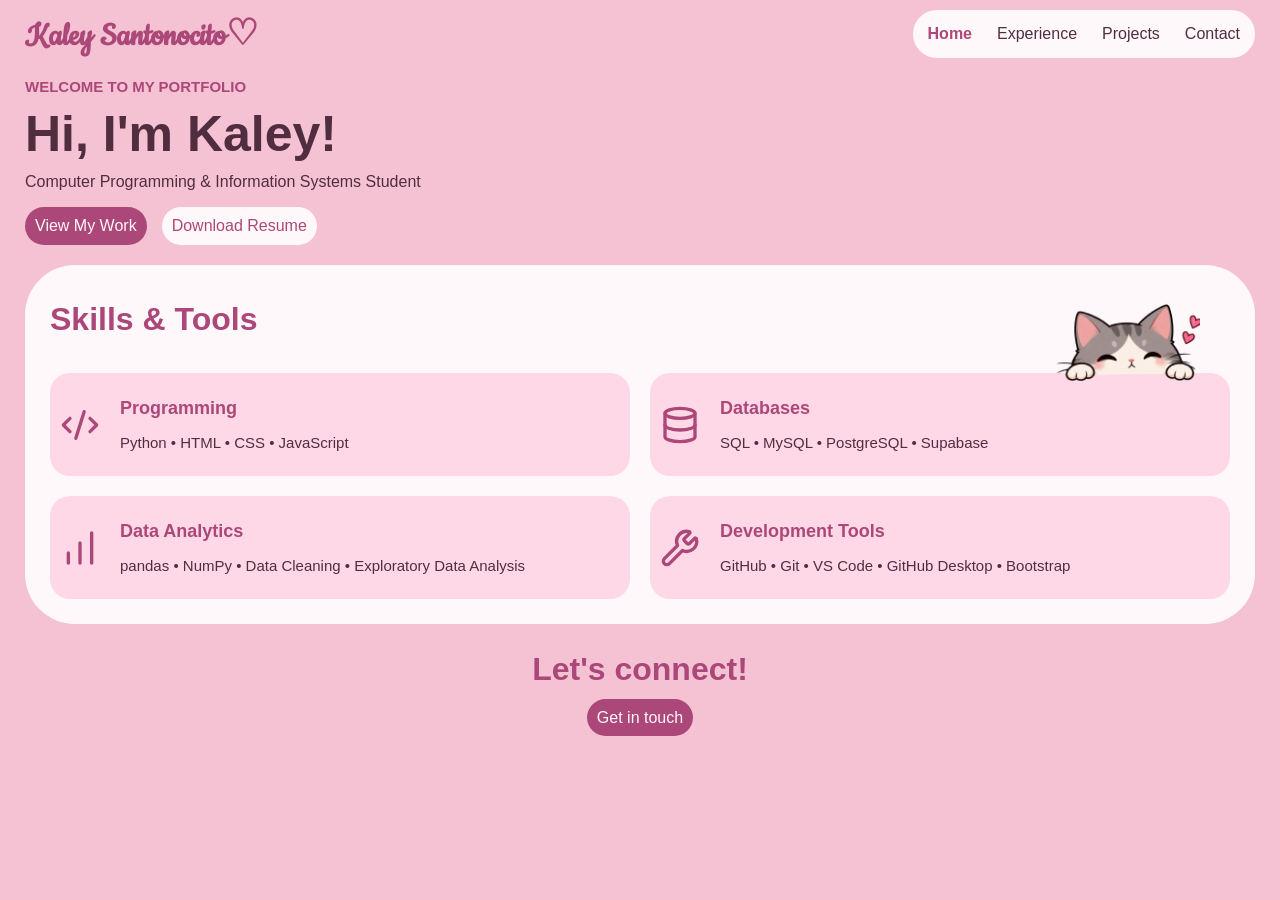
<file: index.html>
<!DOCTYPE html>
<html lang="en">
<head>
    <meta charset="UTF-8">
    <meta name="viewport" content="width=device-width, initial-scale=1.0">
    <title>Homepage</title>
    <link rel="stylesheet" href="css/style.css">
    <link href="https://fonts.googleapis.com/css2?family=Cookie&display=swap" rel="stylesheet">
</head>

<body>
    
<header>

    <h1>Kaley Santonocito♡</h1>

    <nav>
        <li><a href="index.html" class ="active">Home</a></li>
        <li><a href="experience.html">Experience</a></li>
        <li><a href="projects.html">Projects</a></li>
        <li><a href="contact.html">Contact</a></li>
    </nav>

</header>


<main>

    <div class = "intro">
        <h4>WELCOME TO MY PORTFOLIO</h4>
        <h1>Hi, I'm Kaley!</h1>

        <p>Computer Programming & Information Systems Student</p>

        <div class = "intro-buttons">
            <a href="projects.html" class="project-button">View My Work</a>
            <a href="files/Kaley_Santonocito_Resume.pdf" download class="download_resume_button" target="blank">Download Resume</a>
        </div>
    </div>

    <div class="skills-tools">

        <h1>Skills & Tools</h1>

        <div class="skills-container">

            <img src="images/gray_cat.png" class="skills-cat" alt="Peeking cat">

            <div class="skill-cards">
                <img src="images/code-xml.svg" alt="code icon">
                <div class="skill-text">
                    <h2>Programming</h2>
                    <p>Python • HTML • CSS • JavaScript</p>
                </div>
            </div>

            <div class="skill-cards">
                <img src="images/database.svg" alt="database icon">
                <div class="skill-text">
                    <h2>Databases</h2>
                    <p>SQL • MySQL • PostgreSQL • Supabase</p>
                </div>
            </div>

            <div class="skill-cards">
                <img src="images/anayltics.svg" alt="analytic icon">
                <div class="skill-text">
                    <h2>Data Analytics</h2>
                    <p> pandas • NumPy • Data Cleaning • Exploratory Data Analysis</p>
                </div>
            </div>

            <div class="skill-cards">
                <img src="images/wrench.svg" alt="wrench icon">
                <div class="skill-text">
                    <h2>Development Tools</h2>
                    <p>GitHub • Git • VS Code • GitHub Desktop • Bootstrap</p>
                </div>
            </div>
        </div>

    </div>

</main>

<footer>
    <h1>Let's connect!</h1>
    <a href="contact.html" class="contact-button">Get in touch</a>
</footer>
    
</body>
</html>
</file>
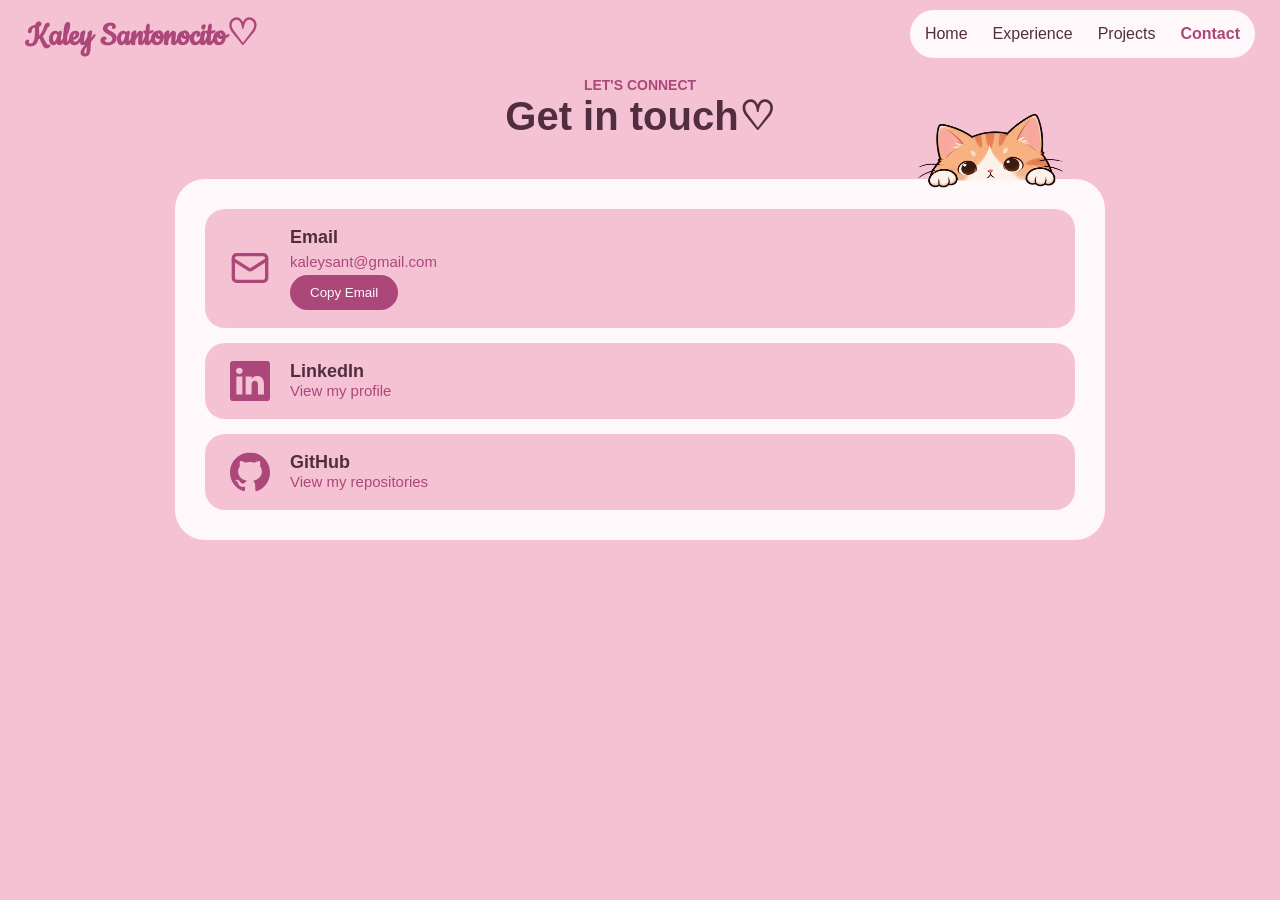
<file: contact.html>
<!DOCTYPE html>
<html lang="en">

<head>
    <meta charset="UTF-8">
    <meta name="viewport" content="width=device-width, initial-scale=1.0">
    <title>Contact</title>
    <link rel="stylesheet" href="css/style.css">
    <link href="https://fonts.googleapis.com/css2?family=Cookie&display=swap" rel="stylesheet">
</head>

<body>

<header>
     <h1>Kaley Santonocito♡</h1>
    <nav>
        <li><a href="index.html">Home</a></li>
        <li><a href="experience.html">Experience</a></li>
        <li><a href="projects.html">Projects</a></li>
        <li><a href="contact.html" class ="active">Contact</a></li>
    </nav>
</header>


<main class="contact-main">

    <div class="contact-intro">
        <h4>LET'S CONNECT</h4>
        <h1>Get in touch♡</h1>
    </div>

    <div class="contact-container">

        <img src="images/orange_cat.png" class="contact-cat" alt="Peeking cat">
        
        <div class="contact-card">
            <img src="images/mail.svg" alt="mail icon">
            <div class="contact-text">
                <h2>Email</h2>
                <h3>kaleysant@gmail.com</h3>
                <button id="copy-email" type="button">Copy Email</button>
            </div>
        </div>

        <div class="contact-card">
            <img src="images/linkedin.svg" alt="LinkedIn icon">
            <div class="contact-text">
                <h2>LinkedIn</h2>
                <a href="https://www.linkedin.com/in/kaley-santonocito-480a701bb/?isSelfProfile=true" target="blank">View my profile</a>
            </div>
        </div>

        <div class="contact-card">
            <img src="images/github.svg" alt="GitHub icon">
            <div class="contact-text">
                <h2>GitHub</h2>
                <a href="https://github.com/kaleysantonocito" target="blank">View my repositories</a>
            </div>
        </div>

    </div>

</main>

<script src="js/script.js"></script>

</body>

</html>
</file>
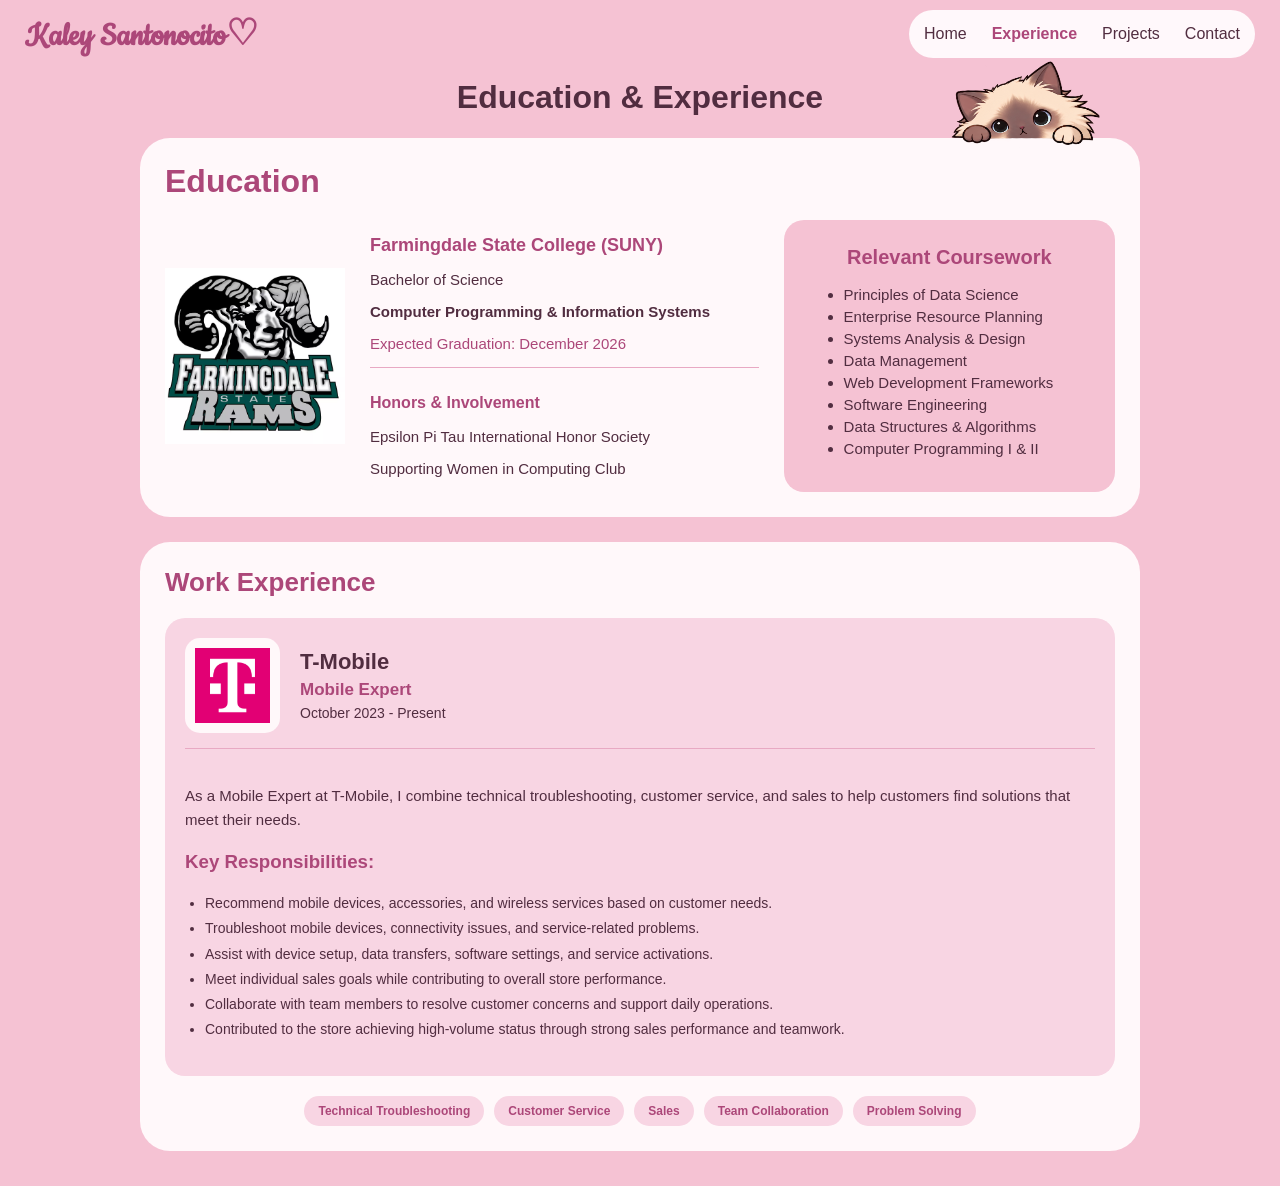
<file: experience.html>
<!DOCTYPE html>
<html lang="en">

<head>
    <meta charset="UTF-8">
    <meta name="viewport" content="width=device-width, initial-scale=1.0">
    <title>Experience</title>
    <link rel="stylesheet" href="css/style.css">
    <link href="https://fonts.googleapis.com/css2?family=Cookie&display=swap" rel="stylesheet">
</head>

<body>

<header>

    <h1>Kaley Santonocito♡</h1>

    <nav>
        <li><a href="index.html">Home</a></li>
        <li><a href="experience.html" class ="active"> Experience</a></li>
        <li><a href="projects.html">Projects</a></li>
        <li><a href="contact.html">Contact</a></li>
    </nav>

</header>

<main>

    <div class="experience-intro">
        <h1>Education & Experience</h1>
    </div>

    <div class="education-container">

        <img src="images/fluffy_cat.png" class="experience-cat" alt="Fluffy cat">

        <h1 class="education-title">Education</h1>

        <div class="education-content">

            <div class="school-logo">
                <img src="images/farmingdale-logo.jpeg" alt="Farmingdale State College Logo">
            </div>

            <div class="farmingdale">
                <h2>Farmingdale State College (SUNY)</h2>

                <p>Bachelor of Science</p>
                <p class="degree-major">Computer Programming & Information Systems</p>
                <p class="graduation-date">Expected Graduation: December 2026</p>

                <div class="education-honors">
                    <h3>Honors & Involvement</h3>
                    <p>Epsilon Pi Tau International Honor Society</p>
                    <p>Supporting Women in Computing Club</p>
                </div>
            </div>

            <div class="coursework">
                <h2>Relevant Coursework</h2>
                <ul>
                    <li>Principles of Data Science</li>
                    <li>Enterprise Resource Planning</li>
                    <li>Systems Analysis & Design</li>
                    <li>Data Management</li>
                    <li>Web Development Frameworks</li>
                    <li>Software Engineering</li>
                    <li>Data Structures & Algorithms</li>
                    <li>Computer Programming I & II</li>
                </ul>
            </div>

        </div>

    </div>

    <div class="work-container">

        <h1 class="work-title">Work Experience</h1>

        <div class="work-card">
            <div class="work-header">

                <div class="work-logo">
                    <img src="images/T-Mobile_logo.jpeg" alt="T-Mobile Logo">
                </div>

                <div class="work-heading">
                    <h2>T-Mobile</h2>
                    <h3>Mobile Expert</h3>
                    <p>October 2023 - Present</p>
                </div>
            </div>
    
            <div class="work-description">
                <p>As a Mobile Expert at T-Mobile, I combine technical troubleshooting, customer service, and sales to help customers find solutions that meet their needs.</p>
            </div>

            <h3>Key Responsibilities:</h3>

            <ul>
                <li>Recommend mobile devices, accessories, and wireless services based on customer needs.</li>
                <li>Troubleshoot mobile devices, connectivity issues, and service-related problems.</li>
                <li>Assist with device setup, data transfers, software settings, and service activations.</li>
                <li>Meet individual sales goals while contributing to overall store performance.</li>
                <li>Collaborate with team members to resolve customer concerns and support daily operations.</li>
                <li>Contributed to the store achieving high-volume status through strong sales performance and teamwork.</li>
            </ul>
        </div>

        <div class="work-skills">
            <span>Technical Troubleshooting</span>
            <span>Customer Service</span>
            <span>Sales</span>
            <span>Team Collaboration</span>
            <span>Problem Solving</span>
        </div>

    </div>
    
</main>

</body>

</html>
</file>
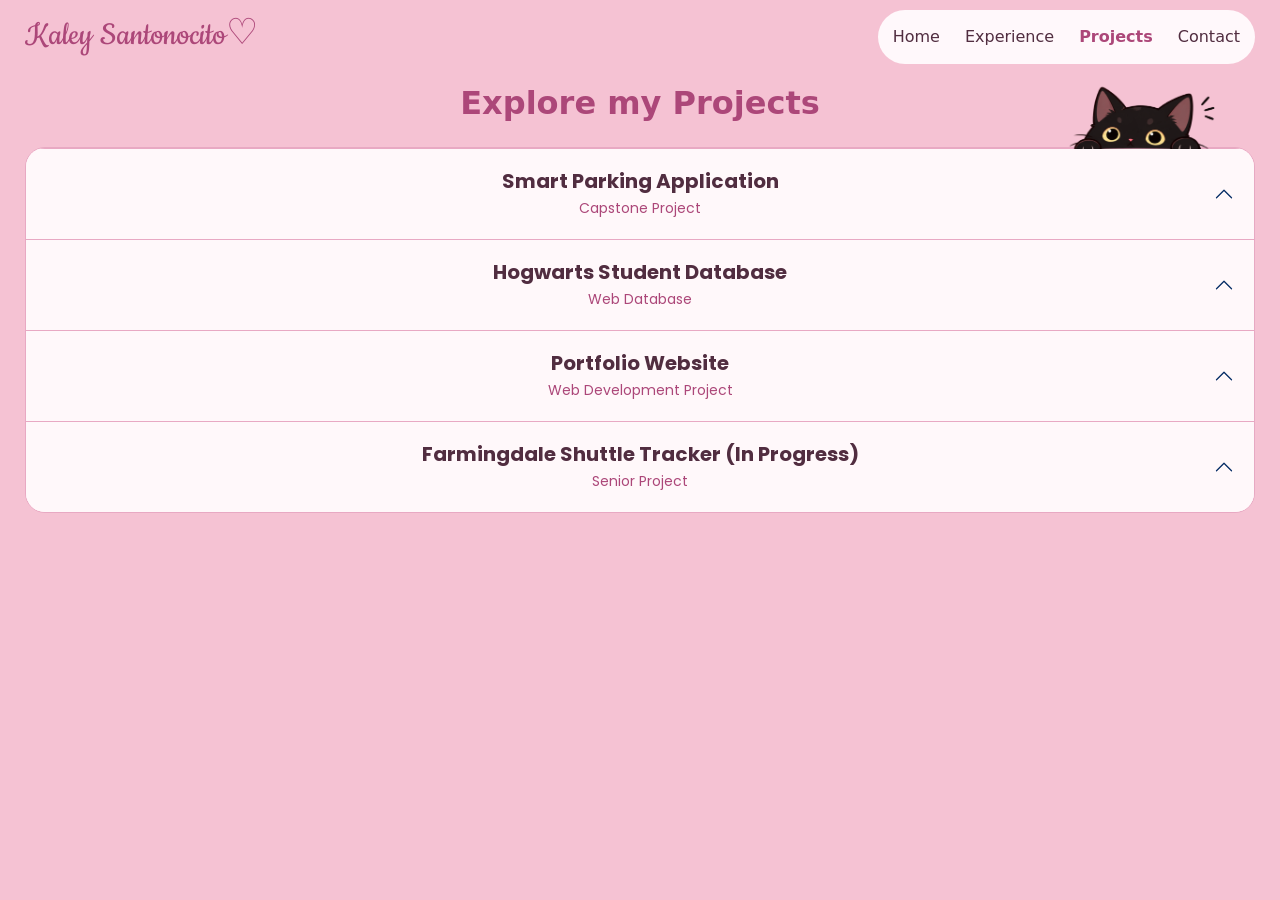
<file: projects.html>
<!DOCTYPE html>
<html lang="en">

<head>
    <meta charset="UTF-8">
    <meta name="viewport" content="width=device-width, initial-scale=1.0">
    <title>Projects</title>
    <link rel="stylesheet" href="css/style.css">
    <link href="https://fonts.googleapis.com/css2?family=Poppins:wght@400;500;600;700&display=swap" rel="stylesheet">
    <link href="https://fonts.googleapis.com/css2?family=Cookie&display=swap" rel="stylesheet">
    <link href="https://cdn.jsdelivr.net/npm/bootstrap@5.3.8/dist/css/bootstrap.min.css" rel="stylesheet">
</head>

<body class="projects-body">

<header>
    <h1>Kaley Santonocito♡</h1>
    <nav>
        <li><a href="index.html">Home</a></li>
        <li><a href="experience.html">Experience</a></li>
        <li><a href="projects.html" class ="active">Projects</a></li>
        <li><a href="contact.html">Contact</a></li>
    </nav>
</header>

<main>

    <section class="projects">
        <h1>Explore my Projects</h1>

        <img src="images/black_cat.png" class="projects-cat" alt="Black cat">

        <div class="accordion" id="project-accordion">
            <div class="accordion-item">
                <button class="accordion-button" type="button" data-bs-toggle="collapse" data-bs-target="#collapseOne" aria-expanded="true" aria-controls="collapseOne">
                    <div class="project-heading">
                        <h2>Smart Parking Application</h2>
                        <p>Capstone Project</p>
                    </div>
                </button>
                <div id="collapseOne" class="accordion-collapse collapse" data-bs-parent="#project-accordion">
                    <div class="accordion-body">
                        <div class="accordion-left">
                            <img src="images/smartpark.png" alt="Smart Parking Application Screenshot">
                            <img src="images/smartpark2.png" alt="Smart Parking Application Screenshot 2" />
                        </div>

                        <div class="accordion-right">
                            <p>SmartPark is a campus parking management application I helped develop for my Software Engineering course. The application allows students and faculty to view real-time parking availability and reserve spots in advance, improving campus parking efficiency.</p>
                            <hr>
                            <a href="https://github.com/nietj-OnSmth/CSC-325-Capstone-Project-Group-2" target="blank">View on Github</a>
                            <h3>My Role</h3>
                            <p>I was the UI lead for this project. I designed and implemented the user interface using JavaFX, created the overall layout and styling, and worked on connecting the frontend application functionality. I also collaborated with my team on features, testing, and final improvements.</p>
                            <hr>
                            <h3>Technologies Used</h3>
                            <p>JavaFX, Java, Docker</p>
                            <hr>
                            <h3>Key Features</h3>
                            <ul>
                                <li>User login system</li>
                                <li>View parking availability by lot</li>
                                <li>Reserve parking spots in advance</li>
                            </ul>
                        </div>
                    </div>
                </div>
            </div>

            <div class="accordion-item">
                <button class="accordion-button" type="button" data-bs-toggle="collapse" data-bs-target="#collapseTwo" aria-expanded="true" aria-controls="collapseTwo">
                    <div class="project-heading">
                        <h2>Hogwarts Student Database</h2>
                        <p>Web Database</p>
                    </div>
                </button>
                <div id="collapseTwo" class="accordion-collapse collapse" data-bs-parent="#project-accordion">
                    <div class="accordion-body">
                        <div class="accordion-left">
                            <img src="images/hogwartsdb.png" alt="Hogwarts Student Database">
                            <img src="images/hogwartsdb2.png" alt="Hogwarts Student Database Screenshot 2">
                        </div>
                        <div class="accordion-right">
                            <p>Hogwarts Student Registry is a Harry Potter themed web application that I developed for my Web Database Development course. It manages student information using a MySQL database. The application allows users to register, login, and interact with student records.</p>
                            <hr>
                            <a href="https://github.com/kaleysantonocito/Hogwarts-Database" target="blank">View on Github</a>
                            <h3>My Role</h3>
                            <p>I independantly designed and developed the entire application, including the user interface, database structure, and backend functionality. I used PHP to connect the website to a MySQL database, implemented user registration and login functionality, and created features for managing student information.</p>
                            <hr>
                            <h3>Technologies Used</h3>
                            <p>MySQL, PHP, HTML, CSS, phpMyAdmin</p>
                            <hr>
                            <h3>Key Features</h3>
                            <ul>
                                <li>User registration and login</li>
                                <li>Password hashing for account security</li>
                                <li>Student record management</li>
                                <li>MySQL database integration</li>
                            </ul>
                        </div>
                    </div>
                </div>
            </div>

            <div class="accordion-item">
                <button class="accordion-button" type="button" data-bs-toggle="collapse" data-bs-target="#collapseThree" aria-expanded="true" aria-controls="collapseThree">
                    <div class="project-heading">
                        <h2>Portfolio Website</h2>
                        <p>Web Development Project</p>
                    </div>
                </button>
                <div id="collapseThree" class="accordion-collapse collapse" data-bs-parent="#project-accordion">
                    <div class="accordion-body">
                        <div class="accordion-left">
                            <img src="images/portfolio.png" alt="Portfolio Website Screenshot">
                        </div>
                        <div class="accordion-right">
                            <p>This is a personal portfolio website designed to showcase my education, technical skills, projects, and experience.</p>
                            <hr>
                            <a href="https://github.com/kaleysantonocito/Portfolio-Project" target="blank">View on Github</a>
                            <h3>My Role</h3>
                            <p>I independently designed and built the website including its layout, styling, navigation, and interactive elements.</p>
                            <hr>
                            <h3>Technologies Used</h3>
                            <p>HTML, CSS, JavaScript, Bootstrap</p>
                            <hr>
                            <h3>Key Features</h3>
                            <ul>
                                <li>Responsive design</li>
                                <li>Project showcase</li>
                                <li>Multi page navigation</li>
                                <li>Contact links</li>
                            </ul>
                        </div>
                    </div>
                </div>
            </div>

            <div class="accordion-item">
                <button class="accordion-button" type="button" data-bs-toggle="collapse" data-bs-target="#collapseFour" aria-expanded="true" aria-controls="collapseFour">
                    <div class="project-heading">
                        <h2>Farmingdale Shuttle Tracker (In Progress)</h2>
                        <p>Senior Project</p>
                    </div>
                </button>
                <div id="collapseFour" class="accordion-collapse collapse" data-bs-parent="#project-accordion">
                    <div class="accordion-body">
                        <div class="accordion-left">
                            <img src="images/shuttle.png" alt="Farmingdale Shuttle Tracker Screenshot">
                        </div>
                        <div class="accordion-right">
                            <p>Farmingdale Shuttle Tracker is a web application currently being developed by my team for our Senior Project course. We are creating it to help FSC students track the campus shuttle between the LIRR station and campus. The application is designed to provide shuttle schedules, estimated arrival times, and current shuttle locations.</p>
                            <hr>
                            <a href="https://github.com/abhiskeks31/Farmingdale-Shuttle-Tracker" target="blank">View on Github</a>
                            <h3>My Role</h3>
                            <p> I am responsible for the database design and development for this project. I work on designing the database structure, creating tables and relationships, and implementing the database using PostgreSQL through Supabase. I also collaborate with my team to make sure the database supports the application's planned features.</p>
                            <hr>
                            <h3>Technologies Used</h3>
                            <p>PostgreSQL, Supabase, SQL, GitHub</p>
                            <hr>
                            <h3>Key Features</h3>
                            <ul>
                                <li>Shuttle schedules and estimated arrival times</li>
                                <li>Real-time shuttle location tracking</li>
                                <li>Interactive route map</li>
                                <li>Shuttle seating availability</li>
                            </ul>
                        </div>
                    </div>
                </div>
            </div>
        </div>
    </section>
        
</main>

<script src="https://cdn.jsdelivr.net/npm/bootstrap@5.3.8/dist/js/bootstrap.bundle.min.js"></script>

</body>

</html>
</file>
<file: css/style.css>
/*
    COLOR PALETTE

   Main Pink: #F5C2D3
   Light Background: #FFF8FA
   Card Pink: #F8D5E3
   Accent Pink: #AC4779
   Dark Plum: #512D40
   Soft White: #FFF8FB
*/

:root {
    --bs-body-font-family: 'Poppins', sans-serif;
}

body {
    background-color: #F5C2D3;
    color: #AC4779;
    font-family: 'Poppins', sans-serif;
    padding: 10px 25px;
    margin: 0;
}

/* Header */

header {
    display: flex;
    justify-content: space-between;
    align-items: center;
}

header h1 {
    font-family: 'Cookie', cursive;
    color: #AC4779;
    font-size: 36px;
    margin: 0;
}

header nav {
    background-color: #FFF8FB;
    display: flex;
    padding: 15px;
    border-radius: 50px;
    gap: 25px;
    list-style: none;
}

header nav a {
    color: #512D40;
    text-decoration: none;
}

header nav a.active {
    color: #AC4779;
    font-weight: bold;
}

/* Home Page */

.intro {
    margin-bottom: 20px;
}

.intro h4 {
    color: #AC4779;
    font-size: 15px;
    margin-top: 20px;
    margin-bottom: 10px;
}

.intro h1 {
    color: #512D40;
    font-size: 50px;
    margin-top: 0px;
    margin-bottom: 10px;
}

.intro p {
    color: #512D40;
    margin-top: 0px;
}

.intro-buttons {
    display: flex;
    gap: 15px;
}

.project-button {
    text-decoration: none;
    padding: 10px;
    border-radius: 50px;
    background-color: #AC4779;
    color:#FFF8FB;
}

.download_resume_button {
    text-decoration: none;
    padding: 10px;
    border-radius: 50px;
    background-color: #FFF8FB;
    color:#AC4779;
}

.skills-tools {
    background-color: #FFF8FB;
    padding: 5px;
    border-radius: 50px;
}

.skills-tools h1 {
    padding: 10px 20px;
    margin-bottom: 5px;
}

.skills-container {
    display: flex;
    flex-wrap: wrap;
    gap: 20px;
    padding: 20px;
    position: relative;
}

.skills-cat {
    position: absolute;
    width: 150px;
    top: -52px;
    right:50px;
}

.skill-cards {
    display: flex;
    gap: 20px;
    border-radius: 20px;
    padding: 10px;
    align-items: center;
    background-color: #fed8e6;
    box-sizing: border-box;
    flex: 1 1 calc(50% - 10px); /* Cards resize with screen */
}

.skill-text h2 {
    font-size: 18px;
}

.skill-text p {
    font-size: 15px;
    color:#512D40;
}

.skill-cards img {
    width: 40px;
    height: 40px;
}

footer {
    text-align: center;
    padding: 5px;
}

.contact-button {
    text-decoration: none;
    padding: 10px;
    border-radius: 50px;
    background-color: #AC4779;
    color:#FFF8FB;
}

/* Contact Page */

.contact-main {
    text-align: center;
}

.contact-intro {
    margin-bottom: 40px;
}

.contact-intro h4 {
    color:#AC4779;
    font-size: 14px;
    margin-bottom: 0px;
}

.contact-intro h1{
    color:#512D40;
    margin: 0px;
    font-size: 40px;
}

.contact-container {
    background-color: #FFF8FA;
    border-radius: 30px;
    padding: 15px;
    max-width: 900px;
    margin: auto;
    position: relative; /* allows cat to be positioned relative to container */
}

.contact-cat {
    position: absolute; /* positions cat relative to its container */
    width: 150px;
    top: -81px;
    right: 40px;
}

.contact-card {
    display: flex;
    align-items: center;
    gap: 20px;
    background-color: #F5C2D3;
    border-radius: 20px;
    padding: 18px 25px;
    margin: 15px;
    text-align: left;
}

.contact-card img {
    width:40px;
    height: 40px;
}

.contact-text h2{
    font-size: 18px;
    color: #512D40;
    margin: 0;
}

.contact-text h3 {
    font-size: 15px;
    color: #AC4779;
    margin: 5px 0px;
    font-weight: normal;
}

.contact-text a {
    color: #AC4779;
    text-decoration: none;
    font-size: 15px;
}

.contact-text a:hover {
    text-decoration: underline;
}

#copy-email {
    background-color: #AC4779;
    color: #FFF8FB;
    border: none;
    padding: 10px 20px;
    border-radius: 50px;
    cursor: pointer;
}

/* Experience Page */

/* Education Section */

.experience-intro {
    text-align: center;
    color: #512D40;
}

.education-container {
    background-color:#FFF8FA;
    border-radius: 30px;
    padding: 25px;
    max-width: 950px;
    margin: 0 auto;
    position: relative;
}

.experience-cat {
    position: absolute;
    width: 150px;
    top: -82px;
    right: 40px;
    transform: rotate(3deg);
}

.education-title {
    color: #AC4779;
    margin: 0 0 20px; /* top / left&right / bottom */
    text-align: left;
}

.education-content {
    display: flex;
    gap: 25px;
    align-items: stretch;
}

.school-logo {
    flex: 0 180px; /* Fixed width for school logo */
    display: flex;
    align-items: stretch;
}

.school-logo img {
    width: 100%;
    height: 100%;
    object-fit: contain; /* Entire image fits without being cropped */
}

.farmingdale {
    flex: 2; /* Flex grow and fill available space */
}

.farmingdale h2 {
    color: #AC4779;
    font-size: 18px;
}

.farmingdale p {
    color: #512D40;
    font-size: 15px;
}

.degree-major {
    font-weight: bold;
}

.graduation-date {
    color: #AC4779 !important; /* Override default color */
    font-size: 14px;
}

.education-honors {
    border-top: 1px solid #E8A9C3;
    margin-top: 10px;
    padding-top: 10px;
}

.education-honors h3 {
    color: #AC4779;
    font-size: 16px;
    margin: 5; 
}

.coursework {
    background-color: #F5C2D3;
    border-radius: 20px;
    padding: 10px 20px;
    flex: 1.5; 
}

.coursework h2 {
    color: #AC4779;
    font-size: 20px;
    text-align: center;
}

.coursework ul {
    color: #512D40;
    font-size: 15px;
    margin-bottom: 0;
}

.coursework li {
    margin-bottom: 5px;
}

/* Work Experience Section */

.work-container {
    background-color: #FFF8FA;
    border-radius: 30px;
    padding: 25px;
    max-width: 950px;
    margin: 25px auto;
}

.work-title {
    color: #AC4779;
    font-size: 26px;
    margin: 0 0 20px;
}

.work-card {
    background-color: #F8D5E3;
    border-radius: 20px;
    padding: 20px;
}

.work-header {
    display: flex;
    align-items: center;
    gap: 20px;
    margin-bottom: 15px;
}

.work-logo {
    background-color: #FFF8FA;
    border-radius: 15px;
    width: 75px;
    height: 75px;
    padding: 10px;

    display: flex;
    align-items: center;
    justify-content: center;
    flex-shrink: 0; /* prevents item from shrinking */
}

.work-logo img {
    width: 100%;
    height: 100%;
    object-fit: contain;
}

.work-heading h2 {
    color: #512D40;
    font-size: 22px;
    margin: 0 0 5px;
}

.work-heading h3 {
    color: #AC4779;
    font-size: 17px;
    margin: 0 0 5px;
}

.work-heading p {
    color: #512D40;
    font-size: 14px;
    margin: 0;
}

.work-description {
    border-top: 1px solid #E8A9C3;
    padding-top: 20px;
}

.work-description p {
    color: #512D40;
    font-size: 15px;
    line-height: 1.6; /* adds space between lines */
}

.work-description h3 {
    color: #AC4779;
    font-size: 18px;
    margin-top: 20px;
}

.work-card ul {
    color: #512D40;
    font-size: 14px;
    line-height: 1.8;
    padding-left: 20px;
}

.work-skills {
    display: flex;
    flex-wrap: wrap;
    justify-content: center;
    gap: 10px;
    margin-top: 20px;
}

.work-skills span {
    background-color: #F8D5E3;
    color: #AC4779;
    border-radius: 20px;
    padding: 8px 14px;
    font-size: 12px;
    font-weight: bold;
}

/* Projects Page */

.projects {
    margin: 20px auto;
    position: relative;
}

.projects-body {
    background-color: #F5C2D3;
}

.projects-cat {
    position: absolute;
    width: 150px;

    top: -8px;
    right: 40px;
}

.projects h1 {
    color: #AC4779;
    font-size: 32px;
    font-weight: bold;
    text-align: center;
    margin-bottom: 25px;
}

#project-accordion {
    --bs-accordion-bg: #FFF8FA;
    --bs-accordion-btn-bg: #FFF8FA;
    --bs-accordion-active-bg: #FFF8FA;
    --bs-accordion-btn-color: #512D40;
    --bs-accordion-active-color: #512D40;
    --bs-accordion-border-color: #E8A9C3;
    --bs-accordion-btn-focus-box-shadow: none;

    border: 1px solid #E8A9C3;
    border-radius: 20px;
    overflow: hidden; /* keeps accordion content within its rounded borders */

}

#project-accordion .accordion-item {
    background-color: #FFF8FA;
    border: none;
    border-top: 1px solid #E8A9C3;
    border-radius: 0;
    margin: 0;
}

#project-accordion .accordion-button {
    position: relative;
    display: flex;
    justify-content: center;
    background-color: #FFF8FA;
    color: #512D40;
    padding: 20px 25px;
    font-family: 'Poppins', sans-serif;
    box-shadow: none;
}

#project-accordion .accordion-button::after {
    position: absolute;
    right: 20px;
}

#project-accordion .project-heading {
    text-align: center;
}

#project-accordion .project-heading h2 {
    color: #512D40;
    font-size: 20px;
    font-weight: bold;
    margin: 0 0 5px;
}

#project-accordion .project-heading p {
    color: #AC4779;
    font-size: 14px;
    margin: 0;
}

#project-accordion .accordion-body {
    display: flex;
    gap: 30px;
    align-items: flex-start;
    background-color: #FFF8FA;
    padding: 25px;
}

#project-accordion .accordion-left {
    flex: 1;
    min-width: 0;
}

#project-accordion .accordion-left img {
    display: block;
    width: 100%;
    height: auto;
    border: 1px solid #E8A9C3;
    border-radius: 12px;
}

#project-accordion .accordion-right {
    flex: 1.5;
    min-width: 0;
    text-align: left;
}

#project-accordion .accordion-right p {
    color: #512D40;
    font-size: 15px;
    line-height: 1.6;
    margin-bottom: 12px;
}

#project-accordion .accordion-right h3 {
    color: #AC4779;
    font-size: 18px;
    font-weight: bold;
    margin: 15px 0 8px;
}

#project-accordion .accordion-right hr {
    border: none;
    border-top: 1px solid #E8A9C3;
    opacity: 1;
    margin: 18px 0;
}

#project-accordion .accordion-right ul {
    color: #512D40;
    font-size: 15px;
    line-height: 1.8;
    padding-left: 20px;
    margin: 10px 0;
}


#project-accordion .accordion-right a {
    display: inline-block;
    background-color: #AC4779;
    color: #FFF8FB;

    text-decoration: none;
    font-size: 14px;
    font-weight: bold;

    padding: 10px 18px;
    border-radius: 50px;
}

#project-accordion .accordion-right a:hover {
    background-color: #512D40;
}


/* Mobile Layout */

@media (max-width: 480px) {

    /* Header */

    header {
        flex-direction: column;
        gap: 25px;
    }

    header h1 {
        text-align: center;
    }

    header nav {
        width: 100%;
        justify-content: space-evenly;
        gap: 5px;
        padding: 12px 8px;
    }

    header nav a {
        font-size: 13px;
    }

    /* Home page */

    .skills-cat {
        width: 80px;
        top: -18px;
        right: 25px;
    }
    .skills-tools h1{
        text-align: center;
    }

    /* Experience page */

    .education-content {
        flex-direction: column;
        gap: 20px;
    }

    .experience-cat {
        width: 80px;
        top: -43px;
        right: 25px;
    }

    .school-logo {
        width: 200px;
        margin: auto;
    }

    /* Projects page */

    .accordion {
        margin-top: 35px;
    }

    .projects-cat {
        width: 80px;
        top: 37px;
        right: 25px;
    }

    .accordion-body {
        flex-direction: column;
    }

    /* Contact page */

    .contact-cat {
        width: 80px;
        top: -43px;
    }

}
</file>
